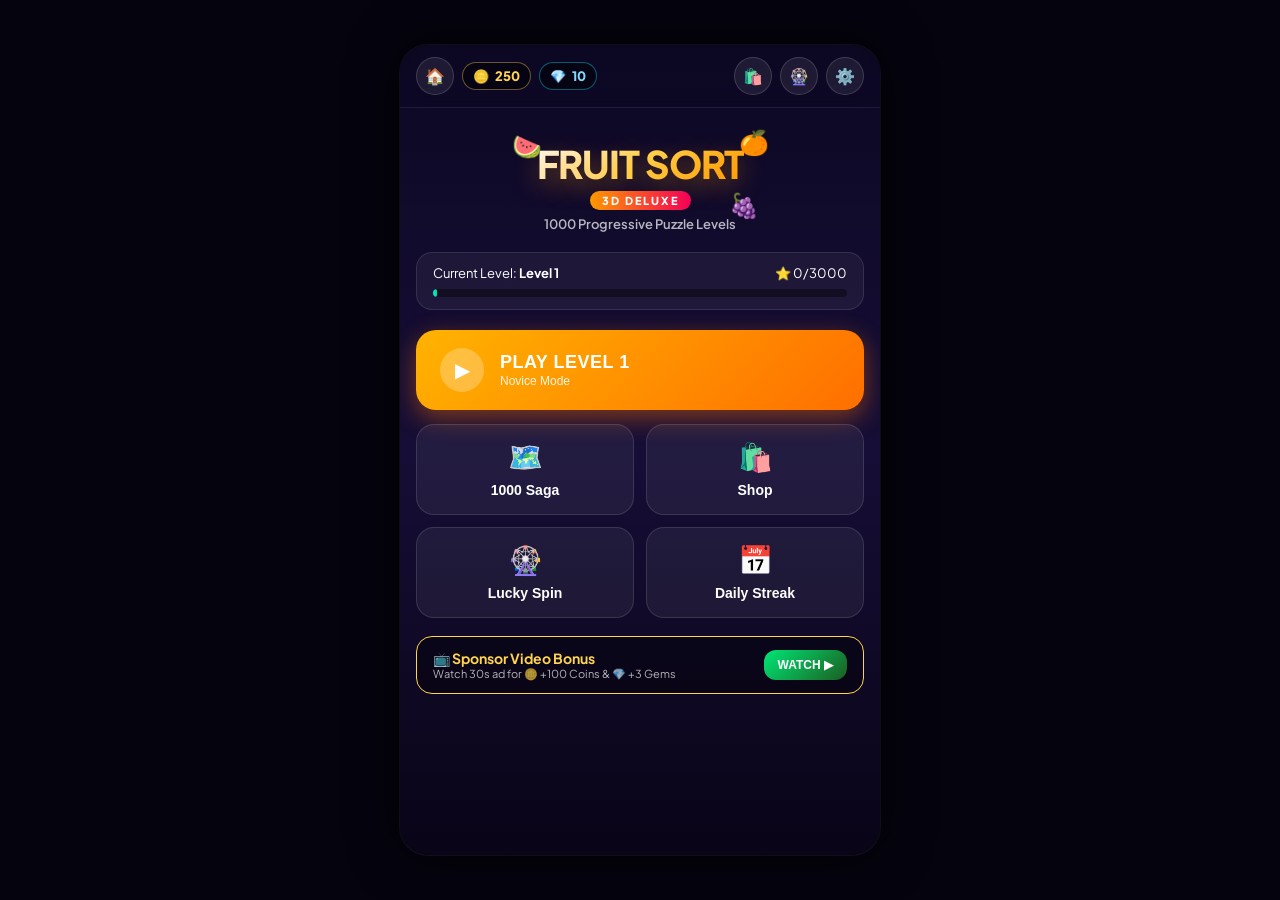
<file: web/index.html>
<!DOCTYPE html>
<html lang="en">
<head>
  <meta charset="UTF-8">
  <meta name="viewport" content="width=device-width, initial-scale=1.0, maximum-scale=1.0, user-scalable=no, viewport-fit=cover">
  <title>Fruit Sort 3D - Web Edition</title>
  <meta name="description" content="Satisfying 3D Fruit Sorting Puzzle Game with 1000 Levels, Luxury Shop, Power-ups, and Dynamic Themes.">
  <meta name="theme-color" content="#0d0824">
  <link rel="stylesheet" href="style.css">
  <link rel="preconnect" href="https://fonts.googleapis.com">
  <link rel="preconnect" href="https://fonts.gstatic.com" crossorigin>
  <link href="https://fonts.googleapis.com/css2?family=Plus+Jakarta+Sans:wght@400;600;700;800;900&display=swap" rel="stylesheet">
</head>
<body>
  <div id="app-container" class="app-container theme-neon-night">
    
    <!-- Top Global Currency & Status Bar -->
    <header class="top-nav">
      <div class="nav-left">
        <button id="btn-home" class="nav-icon-btn" title="Home Menu">🏠</button>
        <div class="currency-pill coins-pill">
          <span class="icon">🪙</span>
          <span id="txt-coins" class="value">250</span>
        </div>
        <div class="currency-pill gems-pill">
          <span class="icon">💎</span>
          <span id="txt-gems" class="value">10</span>
        </div>
      </div>
      <div class="nav-right">
        <button id="btn-shop-shortcut" class="nav-icon-btn shop-btn" title="Shop">🛍️</button>
        <button id="btn-spin-shortcut" class="nav-icon-btn spin-btn" title="Lucky Spin">🎡</button>
        <button id="btn-settings" class="nav-icon-btn" title="Settings">⚙️</button>
      </div>
    </header>

    <!-- SCREEN 1: HOME SCREEN -->
    <section id="screen-home" class="screen active">
      <div class="home-hero">
        <div class="hero-logo-box">
          <div class="floating-fruit f1">🍉</div>
          <div class="floating-fruit f2">🍊</div>
          <div class="floating-fruit f3">🍇</div>
          <h1 class="logo-title">FRUIT SORT</h1>
          <span class="logo-badge">3D DELUXE</span>
        </div>
        <p class="hero-subtitle">1000 Progressive Puzzle Levels</p>
      </div>

      <div class="home-progress-card">
        <div class="progress-header">
          <span>Current Level: <strong id="home-current-level">Level 1</strong></span>
          <span class="star-count">⭐ <span id="home-total-stars">0</span>/3000</span>
        </div>
        <div class="progress-bar-bg">
          <div id="home-progress-fill" class="progress-bar-fill" style="width: 1%;"></div>
        </div>
      </div>

      <div class="home-menu-actions">
        <button id="btn-play-level" class="btn-primary-play">
          <span class="play-icon">▶</span>
          <div class="play-text">
            <span class="main-label">PLAY LEVEL <span id="btn-play-level-num">1</span></span>
            <span class="sub-label" id="btn-play-difficulty">Novice Mode</span>
          </div>
        </button>

        <div class="grid-actions">
          <button id="btn-open-levels" class="menu-tile tile-levels">
            <span class="tile-icon">🗺️</span>
            <span class="tile-title">1000 Saga</span>
          </button>
          <button id="btn-open-shop" class="menu-tile tile-shop">
            <span class="tile-icon">🛍️</span>
            <span class="tile-title">Shop</span>
          </button>
          <button id="btn-open-wheel" class="menu-tile tile-wheel">
            <span class="tile-icon">🎡</span>
            <span class="tile-title">Lucky Spin</span>
          </button>
          <button id="btn-open-daily" class="menu-tile tile-daily">
            <span class="tile-icon">📅</span>
            <span class="tile-title">Daily Streak</span>
          </button>
        </div>
      </div>

      <!-- Sponsor Bonus Ad Simulation -->
      <div class="ad-sponsor-banner">
        <div class="ad-info">
          <strong>📺 Sponsor Video Bonus</strong>
          <span>Watch 30s ad for 🪙 +100 Coins & 💎 +3 Gems</span>
        </div>
        <button id="btn-watch-ad" class="btn-watch-ad">WATCH ▶</button>
      </div>
    </section>

    <!-- SCREEN 2: GAMEPLAY SCREEN -->
    <section id="screen-game" class="screen">
      <div class="game-hud">
        <div class="hud-item hud-level">
          <span class="hud-label">STAGE</span>
          <span id="hud-level-text" class="hud-val">Level 1</span>
        </div>
        <div class="hud-item hud-timer" id="hud-timer-box">
          <span class="hud-label">TIME</span>
          <span id="hud-timer-text" class="hud-val">01:00</span>
        </div>
        <div class="hud-item hud-moves" id="hud-moves-box">
          <span class="hud-label">MOVES</span>
          <span id="hud-moves-text" class="hud-val">0</span>
        </div>
        <button id="btn-restart-level" class="hud-btn" title="Restart Level">🔄</button>
      </div>

      <!-- Main 3D Container Tubes Grid -->
      <main id="tubes-board" class="tubes-board">
        <!-- Generated dynamically via game.js -->
      </main>

      <!-- Bottom Power-Up Action Dock -->
      <footer class="powerups-dock">
        <button id="pu-undo" class="pu-btn" title="Undo Last Move">
          <span class="pu-icon">↩️</span>
          <span class="pu-name">Undo</span>
          <span id="pu-count-undo" class="pu-badge">3</span>
        </button>
        <button id="pu-hammer" class="pu-btn" title="Hammer Top Fruit">
          <span class="pu-icon">🔨</span>
          <span class="pu-name">Hammer</span>
          <span id="pu-count-hammer" class="pu-badge">2</span>
        </button>
        <button id="pu-tube" class="pu-btn" title="Add Extra Tube">
          <span class="pu-icon">🧪</span>
          <span class="pu-name">+Tube</span>
          <span id="pu-count-tube" class="pu-badge">2</span>
        </button>
        <button id="pu-shuffle" class="pu-btn" title="Shuffle Board">
          <span class="pu-icon">🔀</span>
          <span class="pu-name">Shuffle</span>
          <span id="pu-count-shuffle" class="pu-badge">1</span>
        </button>
        <button id="pu-frost" class="pu-btn" title="Frost Bomb (Defrost All)">
          <span class="pu-icon">❄️</span>
          <span class="pu-name">Defrost</span>
          <span id="pu-count-frost" class="pu-badge">1</span>
        </button>
      </footer>
    </section>

    <!-- MODAL 1: 1000 LEVEL SAGA MAP -->
    <div id="modal-levels" class="modal-overlay">
      <div class="modal-content modal-levels-content">
        <div class="modal-header">
          <h2>🏆 1000 LEVEL SAGA</h2>
          <button class="btn-close-modal" data-target="modal-levels">✕</button>
        </div>

        <div class="chapter-chips-row" id="chapter-chips">
          <!-- 10 Chapters (1-100, 101-200, ...) generated in JS -->
        </div>

        <div class="levels-grid-container">
          <div id="levels-grid" class="levels-grid">
            <!-- 100 Level tiles generated dynamically -->
          </div>
        </div>
      </div>
    </div>

    <!-- MODAL 2: LUXURY SHOP -->
    <div id="modal-shop" class="modal-overlay">
      <div class="modal-content modal-shop-content">
        <div class="modal-header">
          <h2>🛍️ LUXURY SHOP</h2>
          <button class="btn-close-modal" data-target="modal-shop">✕</button>
        </div>

        <div class="shop-tabs-row">
          <button class="shop-tab active" data-tab="tubes">🏺 Tubes</button>
          <button class="shop-tab" data-tab="themes">🎨 Themes</button>
          <button class="shop-tab" data-tab="fruits">🍉 Fruits</button>
          <button class="shop-tab" data-tab="boosts">⚡ Boosts</button>
        </div>

        <div id="shop-tab-tubes" class="shop-tab-pane active">
          <!-- Tube skins list -->
        </div>
        <div id="shop-tab-themes" class="shop-tab-pane">
          <!-- Board themes list -->
        </div>
        <div id="shop-tab-fruits" class="shop-tab-pane">
          <!-- Fruit skin packs list -->
        </div>
        <div id="shop-tab-boosts" class="shop-tab-pane">
          <!-- Power-up boosts list -->
        </div>
      </div>
    </div>

    <!-- MODAL 3: LUCKY SPIN WHEEL -->
    <div id="modal-wheel" class="modal-overlay">
      <div class="modal-content modal-wheel-content">
        <div class="modal-header">
          <h2>🎡 LUCKY FORTUNE WHEEL</h2>
          <button class="btn-close-modal" data-target="modal-wheel">✕</button>
        </div>
        <p class="wheel-subtitle">Spin once daily for free mega rewards!</p>

        <div class="wheel-wrapper">
          <div class="wheel-pointer">▼</div>
          <canvas id="wheel-canvas" width="280" height="280"></canvas>
        </div>

        <button id="btn-spin-now" class="btn-primary-action">SPIN WHEEL 🎯</button>
      </div>
    </div>

    <!-- MODAL 4: DAILY STREAK -->
    <div id="modal-daily" class="modal-overlay">
      <div class="modal-content modal-daily-content">
        <div class="modal-header">
          <h2>📅 7-DAY REWARD STREAK</h2>
          <button class="btn-close-modal" data-target="modal-daily">✕</button>
        </div>
        <p class="daily-subtitle">Log in consecutive days to unlock massive prizes!</p>
        <div id="daily-cards-grid" class="daily-cards-grid">
          <!-- 7 Day cards generated dynamically -->
        </div>
        <button id="btn-claim-daily" class="btn-primary-action">CLAIM TODAY'S REWARD 🎁</button>
      </div>
    </div>

    <!-- MODAL 5: SETTINGS -->
    <div id="modal-settings" class="modal-overlay">
      <div class="modal-content modal-settings-content">
        <div class="modal-header">
          <h2>⚙️ GAME SETTINGS</h2>
          <button class="btn-close-modal" data-target="modal-settings">✕</button>
        </div>
        <div class="settings-list">
          <div class="setting-row">
            <span>🔊 Sound Effects</span>
            <label class="toggle-switch">
              <input type="checkbox" id="chk-sound" checked>
              <span class="slider"></span>
            </label>
          </div>
          <div class="setting-row">
            <span>🎵 Background Melody</span>
            <label class="toggle-switch">
              <input type="checkbox" id="chk-music" checked>
              <span class="slider"></span>
            </label>
          </div>
          <div class="setting-row">
            <span>📳 Haptic Vibration</span>
            <label class="toggle-switch">
              <input type="checkbox" id="chk-haptic" checked>
              <span class="slider"></span>
            </label>
          </div>
        </div>
        <div class="settings-danger">
          <button id="btn-reset-data" class="btn-danger">RESET PROGRESS ⚠️</button>
        </div>
      </div>
    </div>

    <!-- MODAL 6: LEVEL WIN CELEBRATION -->
    <div id="modal-win" class="modal-overlay">
      <div class="modal-content modal-win-content">
        <div class="win-crown">👑</div>
        <h2 class="win-title">LEVEL COMPLETE!</h2>
        <p class="win-subtitle" id="win-level-name">Perfect Fruit Sorting!</p>

        <div class="stars-earned-row" id="win-stars-row">
          <span class="star-icon">⭐</span>
          <span class="star-icon">⭐</span>
          <span class="star-icon">⭐</span>
        </div>

        <div class="win-rewards-box">
          <div class="win-reward-pill">🪙 <span id="win-coins-amount">+50</span> Coins</div>
          <div class="win-reward-pill">💎 <span id="win-gems-amount">+2</span> Gems</div>
        </div>

        <div class="win-buttons-row">
          <button id="btn-win-replay" class="btn-secondary">🔄 REPLAY</button>
          <button id="btn-win-next" class="btn-primary-action">NEXT LEVEL ▶</button>
        </div>
      </div>
    </div>

    <!-- MODAL 7: GAME OVER (TIME OUT / MOVES OUT) -->
    <div id="modal-lose" class="modal-overlay">
      <div class="modal-content modal-lose-content">
        <div class="lose-icon">⏳</div>
        <h2 class="lose-title" id="lose-title-text">OUT OF TIME!</h2>
        <p class="lose-subtitle">Don't give up! You can keep sorting.</p>

        <div class="lose-actions">
          <button id="btn-revive-ad" class="btn-revive">
            <span>📺 FREE REVIVE (+30s)</span>
          </button>
          <button id="btn-lose-restart" class="btn-secondary">🔄 RESTART</button>
        </div>
      </div>
    </div>

    <!-- Toast Notification Banner -->
    <div id="toast" class="toast-box"></div>

    <!-- Ad Video Simulation Overlay -->
    <div id="ad-video-overlay" class="ad-video-overlay">
      <div class="ad-player-box">
        <div class="ad-top-bar">
          <span class="ad-tag">SPONSORED ADVERTISEMENT</span>
          <span id="ad-timer" class="ad-timer">5s</span>
        </div>
        <div class="ad-body-creative">
          <div class="ad-logo">🍉 Fruit Sort 3D</div>
          <p>Connecting puzzle lovers worldwide!</p>
          <div class="ad-spinner"></div>
        </div>
        <button id="btn-close-ad" class="btn-close-ad" disabled>Reward in 5s...</button>
      </div>
    </div>

  </div>

  <script src="game.js"></script>
</body>
</html>
</file>
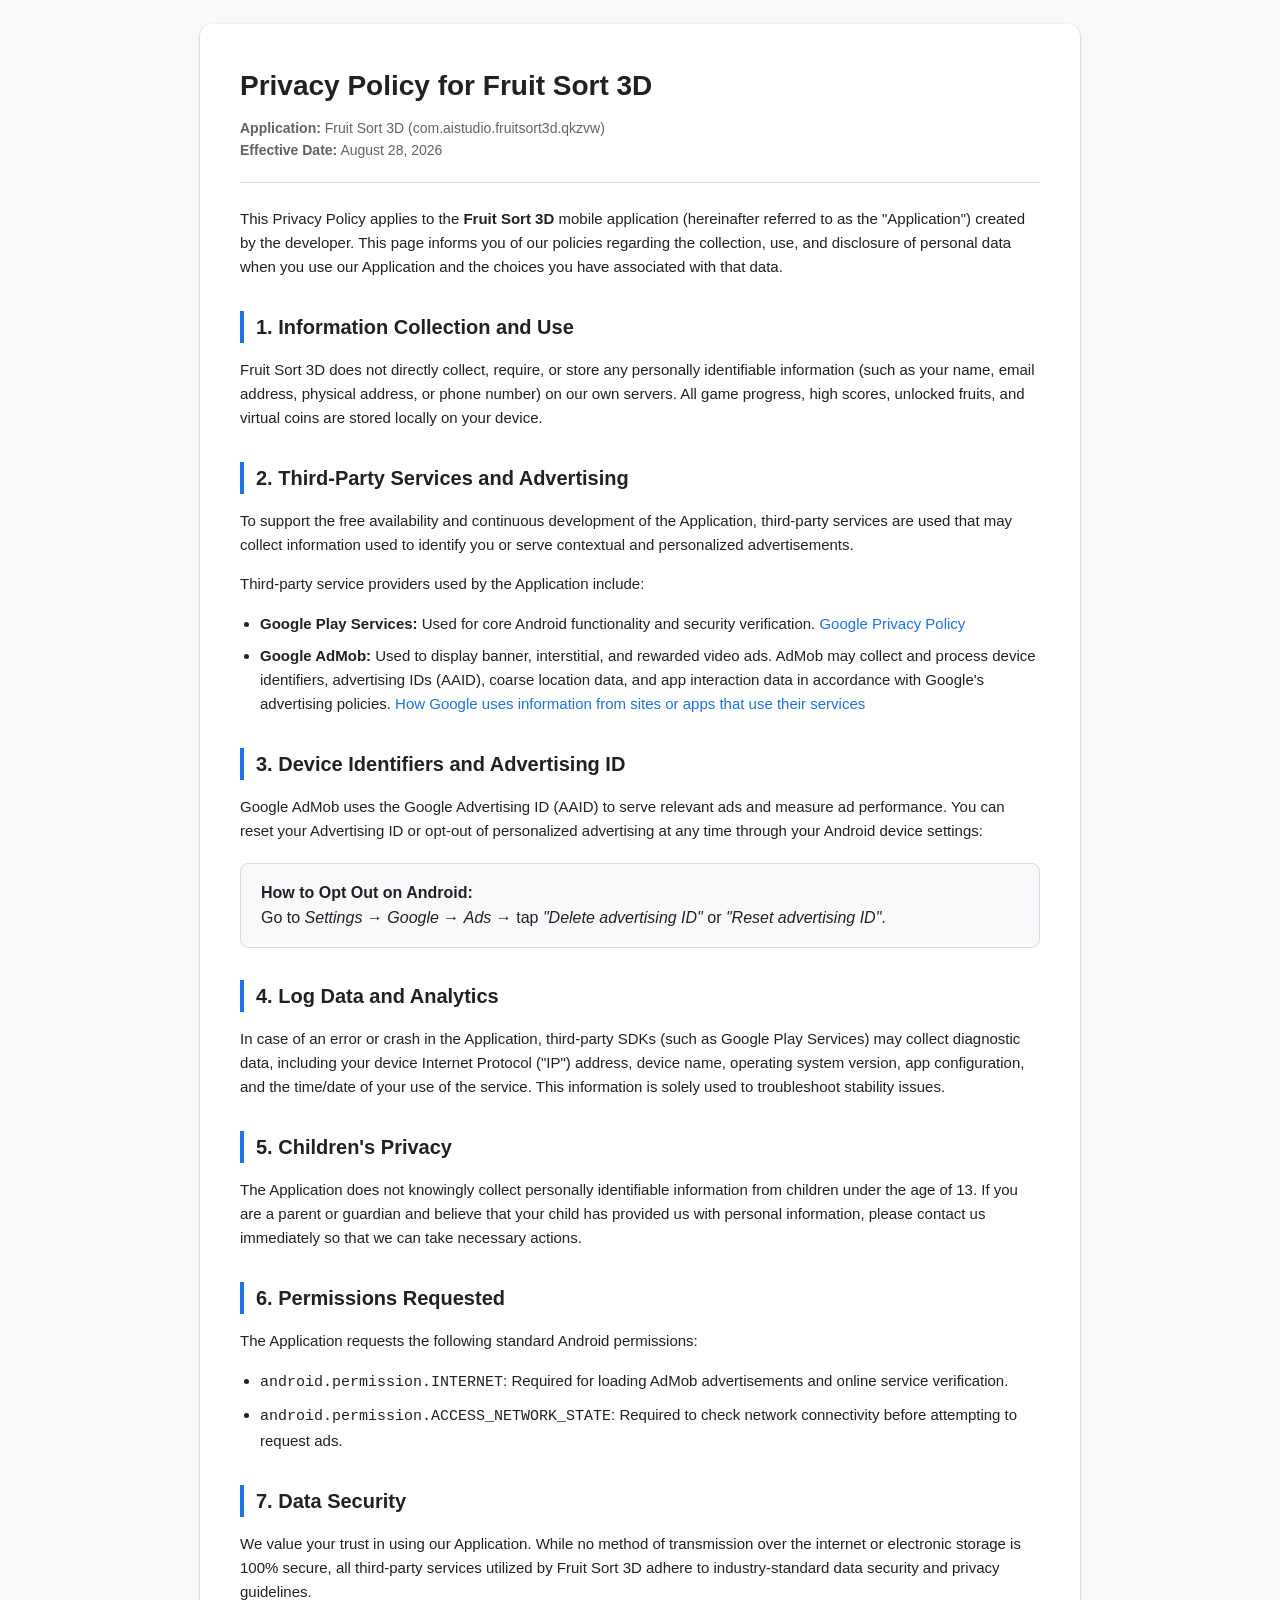
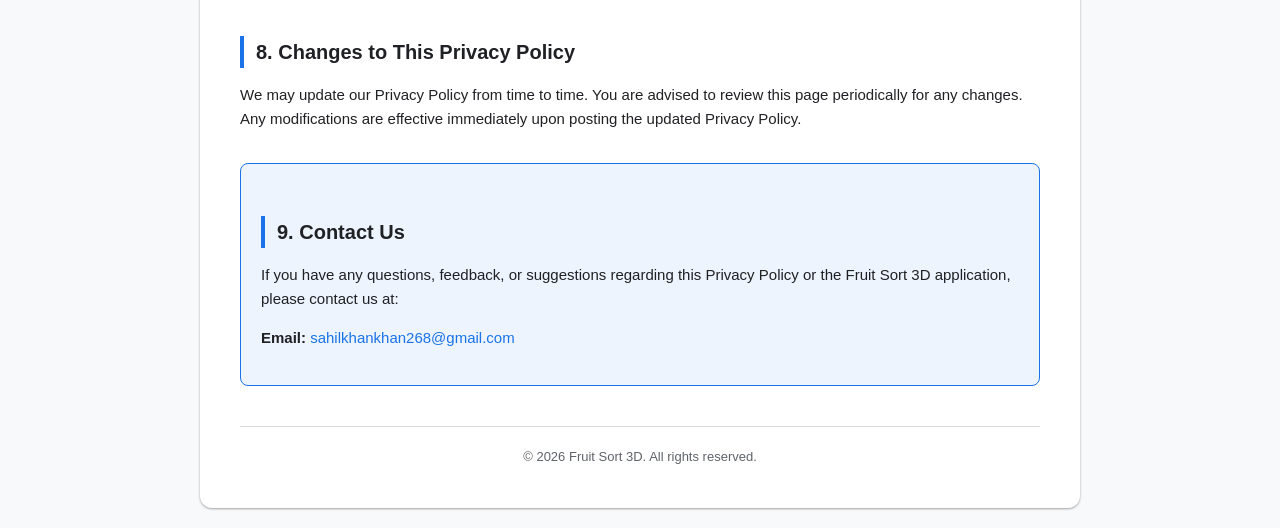
<file: privacy_policy.html>
<!DOCTYPE html>
<html lang="en">
<head>
    <meta charset="UTF-8">
    <meta name="viewport" content="width=device-width, initial-scale=1.0">
    <title>Privacy Policy - Fruit Sort 3D</title>
    <style>
        :root {
            --primary: #1a73e8;
            --text-main: #202124;
            --text-secondary: #5f6368;
            --bg: #f8f9fa;
            --card-bg: #ffffff;
            --border: #dadce0;
        }

        @media (prefers-color-scheme: dark) {
            :root {
                --primary: #8ab4f8;
                --text-main: #e8eaed;
                --text-secondary: #9aa0a6;
                --bg: #202124;
                --card-bg: #2d2e30;
                --border: #5f6368;
            }
        }

        body {
            font-family: -apple-system, BlinkMacSystemFont, "Segoe UI", Roboto, Oxygen-Sans, Ubuntu, Cantarell, "Helvetica Neue", sans-serif;
            line-height: 1.6;
            color: var(--text-main);
            background-color: var(--bg);
            margin: 0;
            padding: 24px 16px;
        }

        .container {
            max-width: 800px;
            margin: 0 auto;
            background: var(--card-bg);
            padding: 40px;
            border-radius: 12px;
            box-shadow: 0 1px 3px rgba(0,0,0,0.12), 0 1px 2px rgba(0,0,0,0.24);
        }

        header {
            border-bottom: 1px solid var(--border);
            padding-bottom: 20px;
            margin-bottom: 24px;
        }

        h1 {
            font-size: 28px;
            font-weight: 700;
            color: var(--text-main);
            margin: 0 0 8px 0;
        }

        .subtitle {
            color: var(--text-secondary);
            font-size: 14px;
        }

        h2 {
            font-size: 20px;
            margin-top: 32px;
            margin-bottom: 12px;
            color: var(--text-main);
            border-left: 4px solid var(--primary);
            padding-left: 12px;
        }

        p, li {
            font-size: 15px;
            color: var(--text-main);
        }

        ul {
            padding-left: 20px;
            margin-bottom: 16px;
        }

        li {
            margin-bottom: 8px;
        }

        a {
            color: var(--primary);
            text-decoration: none;
        }

        a:hover {
            text-decoration: underline;
        }

        .highlight-box {
            background-color: var(--bg);
            border: 1px solid var(--border);
            border-radius: 8px;
            padding: 16px 20px;
            margin: 20px 0;
        }

        .contact-box {
            background-color: rgba(26, 115, 232, 0.08);
            border: 1px solid var(--primary);
            border-radius: 8px;
            padding: 20px;
            margin-top: 32px;
        }

        footer {
            margin-top: 40px;
            padding-top: 20px;
            border-top: 1px solid var(--border);
            text-align: center;
            font-size: 13px;
            color: var(--text-secondary);
        }
    </style>
</head>
<body>

<div class="container">
    <header>
        <h1>Privacy Policy for Fruit Sort 3D</h1>
        <div class="subtitle">
            <strong>Application:</strong> Fruit Sort 3D (com.aistudio.fruitsort3d.qkzvw)<br>
            <strong>Effective Date:</strong> August 28, 2026
        </div>
    </header>

    <p>This Privacy Policy applies to the <strong>Fruit Sort 3D</strong> mobile application (hereinafter referred to as the "Application") created by the developer. This page informs you of our policies regarding the collection, use, and disclosure of personal data when you use our Application and the choices you have associated with that data.</p>

    <h2>1. Information Collection and Use</h2>
    <p>Fruit Sort 3D does not directly collect, require, or store any personally identifiable information (such as your name, email address, physical address, or phone number) on our own servers. All game progress, high scores, unlocked fruits, and virtual coins are stored locally on your device.</p>

    <h2>2. Third-Party Services and Advertising</h2>
    <p>To support the free availability and continuous development of the Application, third-party services are used that may collect information used to identify you or serve contextual and personalized advertisements.</p>

    <p>Third-party service providers used by the Application include:</p>
    <ul>
        <li>
            <strong>Google Play Services:</strong> Used for core Android functionality and security verification. 
            <a href="https://policies.google.com/privacy" target="_blank" rel="noopener noreferrer">Google Privacy Policy</a>
        </li>
        <li>
            <strong>Google AdMob:</strong> Used to display banner, interstitial, and rewarded video ads. AdMob may collect and process device identifiers, advertising IDs (AAID), coarse location data, and app interaction data in accordance with Google's advertising policies. 
            <a href="https://support.google.com/admob/answer/6128543?hl=en" target="_blank" rel="noopener noreferrer">How Google uses information from sites or apps that use their services</a>
        </li>
    </ul>

    <h2>3. Device Identifiers and Advertising ID</h2>
    <p>Google AdMob uses the Google Advertising ID (AAID) to serve relevant ads and measure ad performance. You can reset your Advertising ID or opt-out of personalized advertising at any time through your Android device settings:</p>
    <div class="highlight-box">
        <strong>How to Opt Out on Android:</strong><br>
        Go to <em>Settings</em> &rarr; <em>Google</em> &rarr; <em>Ads</em> &rarr; tap <em>"Delete advertising ID"</em> or <em>"Reset advertising ID"</em>.
    </div>

    <h2>4. Log Data and Analytics</h2>
    <p>In case of an error or crash in the Application, third-party SDKs (such as Google Play Services) may collect diagnostic data, including your device Internet Protocol ("IP") address, device name, operating system version, app configuration, and the time/date of your use of the service. This information is solely used to troubleshoot stability issues.</p>

    <h2>5. Children's Privacy</h2>
    <p>The Application does not knowingly collect personally identifiable information from children under the age of 13. If you are a parent or guardian and believe that your child has provided us with personal information, please contact us immediately so that we can take necessary actions.</p>

    <h2>6. Permissions Requested</h2>
    <p>The Application requests the following standard Android permissions:</p>
    <ul>
        <li><code>android.permission.INTERNET</code>: Required for loading AdMob advertisements and online service verification.</li>
        <li><code>android.permission.ACCESS_NETWORK_STATE</code>: Required to check network connectivity before attempting to request ads.</li>
    </ul>

    <h2>7. Data Security</h2>
    <p>We value your trust in using our Application. While no method of transmission over the internet or electronic storage is 100% secure, all third-party services utilized by Fruit Sort 3D adhere to industry-standard data security and privacy guidelines.</p>

    <h2>8. Changes to This Privacy Policy</h2>
    <p>We may update our Privacy Policy from time to time. You are advised to review this page periodically for any changes. Any modifications are effective immediately upon posting the updated Privacy Policy.</p>

    <div class="contact-box">
        <h2>9. Contact Us</h2>
        <p>If you have any questions, feedback, or suggestions regarding this Privacy Policy or the Fruit Sort 3D application, please contact us at:</p>
        <p><strong>Email:</strong> <a href="mailto:sahilkhankhan268@gmail.com">sahilkhankhan268@gmail.com</a></p>
    </div>

    <footer>
        &copy; 2026 Fruit Sort 3D. All rights reserved.
    </footer>
</div>

</body>
</html>
</file>
<file: web/style.css>
:root {
  --primary-gold: #ffd54f;
  --accent-orange: #ff9800;
  --accent-cyan: #00e5ff;
  --accent-pink: #e040fb;
  --accent-green: #00e676;
  --bg-dark: #0d0824;
  --card-bg: rgba(25, 17, 56, 0.75);
  --card-border: rgba(255, 255, 255, 0.12);
  --text-white: #ffffff;
  --text-dim: rgba(255, 255, 255, 0.7);
  --font-family: 'Plus Jakarta Sans', system-ui, -apple-system, sans-serif;
}

* {
  box-sizing: border-box;
  margin: 0;
  padding: 0;
  -webkit-tap-highlight-color: transparent;
  user-select: none;
  -webkit-user-select: none;
}

body {
  font-family: var(--font-family);
  background-color: #05030e;
  color: var(--text-white);
  min-height: 100vh;
  display: flex;
  justify-content: center;
  align-items: center;
  overflow-x: hidden;
}

/* Central Mobile App Viewport Container */
.app-container {
  width: 100%;
  max-width: 480px;
  height: 100vh;
  max-height: 920px;
  display: flex;
  flex-direction: column;
  position: relative;
  overflow: hidden;
  box-shadow: 0 0 50px rgba(0, 0, 0, 0.8), 0 0 0 1px rgba(255, 255, 255, 0.08);
  transition: background 0.4s ease;
}

@media (min-width: 600px) {
  .app-container {
    height: 90vh;
    border-radius: 28px;
  }
}

/* ==========================================
   DYNAMIC BACKGROUND THEMES (Exact Android match)
   ========================================== */
.theme-neon-night {
  background: linear-gradient(180deg, #0d0824 0%, #160e36 50%, #090417 100%);
}
.theme-sunset-bliss {
  background: linear-gradient(180deg, #3e1b00 0%, #bf360c 50%, #1a0800 100%);
}
.theme-emerald-garden {
  background: linear-gradient(180deg, #0a2612 0%, #1b5e20 50%, #041408 100%);
}
.theme-cyber-grid {
  background: linear-gradient(180deg, #031e24 0%, #004d40 50%, #020f12 100%);
}
.theme-golden-luxury {
  background: linear-gradient(180deg, #2b1f00 0%, #ff8f00 50%, #171000 100%);
}
.theme-ocean-breeze {
  background: linear-gradient(180deg, #021a30 0%, #01579b 50%, #010d1a 100%);
}
.theme-twilight-orchard {
  background: linear-gradient(180deg, #29082f 0%, #6a1b9a 50%, #150319 100%);
}
.theme-volcano-glow {
  background: linear-gradient(180deg, #2a0b0b 0%, #b71c1c 50%, #130404 100%);
}

/* TOP STATUS / CURRENCY BAR */
.top-nav {
  display: flex;
  justify-content: space-between;
  align-items: center;
  padding: 12px 16px;
  background: rgba(13, 8, 36, 0.4);
  backdrop-filter: blur(12px);
  border-bottom: 1px solid rgba(255, 255, 255, 0.08);
  z-index: 20;
}

.nav-left, .nav-right {
  display: flex;
  align-items: center;
  gap: 8px;
}

.nav-icon-btn {
  width: 38px;
  height: 38px;
  border-radius: 50%;
  border: 1px solid rgba(255, 255, 255, 0.15);
  background: rgba(255, 255, 255, 0.08);
  color: #fff;
  font-size: 16px;
  display: flex;
  align-items: center;
  justify-content: center;
  cursor: pointer;
  transition: all 0.2s;
}

.nav-icon-btn:active {
  transform: scale(0.92);
  background: rgba(255, 255, 255, 0.2);
}

.currency-pill {
  display: flex;
  align-items: center;
  gap: 6px;
  background: rgba(0, 0, 0, 0.45);
  padding: 5px 10px;
  border-radius: 16px;
  border: 1px solid rgba(255, 255, 255, 0.1);
  font-weight: 800;
  font-size: 13px;
}

.coins-pill {
  border-color: rgba(255, 213, 79, 0.4);
  color: #ffd54f;
}

.gems-pill {
  border-color: rgba(0, 229, 255, 0.4);
  color: #80d8ff;
}

/* SCREENS */
.screen {
  flex: 1;
  display: none;
  flex-direction: column;
  overflow-y: auto;
  padding: 16px;
  position: relative;
}

.screen.active {
  display: flex;
}

/* HOME SCREEN HERO */
.home-hero {
  text-align: center;
  margin: 16px 0 20px;
  position: relative;
}

.hero-logo-box {
  position: relative;
  display: inline-block;
}

.logo-title {
  font-size: 38px;
  font-weight: 900;
  letter-spacing: -1px;
  background: linear-gradient(135deg, #fff 0%, #ffd54f 50%, #ff9800 100%);
  -webkit-background-clip: text;
  -webkit-text-fill-color: transparent;
  text-shadow: 0 8px 24px rgba(255, 152, 0, 0.4);
}

.logo-badge {
  display: inline-block;
  background: linear-gradient(90deg, #ff9800, #f50057);
  padding: 3px 12px;
  border-radius: 12px;
  font-size: 11px;
  font-weight: 900;
  letter-spacing: 2px;
  margin-top: 4px;
}

.hero-subtitle {
  color: var(--text-dim);
  font-size: 13px;
  font-weight: 600;
  margin-top: 6px;
}

.floating-fruit {
  position: absolute;
  font-size: 24px;
  animation: floatFruit 3s ease-in-out infinite alternate;
}

.f1 { top: -10px; left: -25px; animation-delay: 0s; }
.f2 { top: -14px; right: -25px; animation-delay: 1s; }
.f3 { bottom: -10px; right: -15px; animation-delay: 1.8s; }

@keyframes floatFruit {
  0% { transform: translateY(0) rotate(0deg); }
  100% { transform: translateY(-8px) rotate(12deg); }
}

/* PROGRESS BAR */
.home-progress-card {
  background: rgba(255, 255, 255, 0.05);
  border: 1px solid rgba(255, 255, 255, 0.1);
  padding: 12px 16px;
  border-radius: 16px;
  margin-bottom: 20px;
}

.progress-header {
  display: flex;
  justify-content: space-between;
  font-size: 13px;
  margin-bottom: 8px;
}

.progress-bar-bg {
  height: 8px;
  background: rgba(0, 0, 0, 0.4);
  border-radius: 4px;
  overflow: hidden;
}

.progress-bar-fill {
  height: 100%;
  background: linear-gradient(90deg, #00e5ff, #00e676);
  border-radius: 4px;
  transition: width 0.5s ease;
}

/* HOME PLAY & MENU ACTIONS */
.home-menu-actions {
  display: flex;
  flex-direction: column;
  gap: 14px;
}

.btn-primary-play {
  background: linear-gradient(135deg, #ffb300, #ff6f00);
  border: none;
  border-radius: 20px;
  padding: 18px 24px;
  display: flex;
  align-items: center;
  gap: 16px;
  color: #fff;
  cursor: pointer;
  box-shadow: 0 8px 25px rgba(255, 111, 0, 0.45);
  transition: transform 0.15s, box-shadow 0.15s;
}

.btn-primary-play:active {
  transform: scale(0.97);
}

.play-icon {
  width: 44px;
  height: 44px;
  background: rgba(255, 255, 255, 0.25);
  border-radius: 50%;
  display: flex;
  align-items: center;
  justify-content: center;
  font-size: 20px;
}

.play-text {
  text-align: left;
}

.play-text .main-label {
  display: block;
  font-size: 18px;
  font-weight: 900;
  letter-spacing: 0.5px;
}

.play-text .sub-label {
  font-size: 12px;
  opacity: 0.9;
}

.grid-actions {
  display: grid;
  grid-template-columns: 1fr 1fr;
  gap: 12px;
}

.menu-tile {
  background: rgba(255, 255, 255, 0.06);
  border: 1px solid rgba(255, 255, 255, 0.12);
  border-radius: 18px;
  padding: 16px;
  display: flex;
  flex-direction: column;
  align-items: center;
  justify-content: center;
  gap: 8px;
  color: #fff;
  cursor: pointer;
  transition: all 0.2s;
}

.menu-tile:active {
  transform: scale(0.95);
  background: rgba(255, 255, 255, 0.12);
}

.tile-icon {
  font-size: 28px;
}

.tile-title {
  font-size: 14px;
  font-weight: 700;
}

.ad-sponsor-banner {
  margin-top: 18px;
  background: rgba(0, 0, 0, 0.35);
  border: 1.5px solid var(--primary-gold);
  border-radius: 16px;
  padding: 12px 16px;
  display: flex;
  justify-content: space-between;
  align-items: center;
}

.ad-info {
  display: flex;
  flex-direction: column;
}

.ad-info strong {
  color: var(--primary-gold);
  font-size: 14px;
}

.ad-info span {
  font-size: 11px;
  color: var(--text-dim);
}

.btn-watch-ad {
  background: linear-gradient(135deg, #00e676, #1b5e20);
  border: none;
  color: #fff;
  padding: 8px 14px;
  border-radius: 12px;
  font-weight: 800;
  font-size: 12px;
  cursor: pointer;
}

/* ==========================================
   GAMEPLAY SCREEN & HUD
   ========================================== */
.game-hud {
  display: flex;
  justify-content: space-between;
  align-items: center;
  padding: 4px 6px 12px;
}

.hud-item {
  display: flex;
  flex-direction: column;
  align-items: center;
  background: rgba(0, 0, 0, 0.4);
  padding: 6px 14px;
  border-radius: 14px;
  border: 1px solid rgba(255, 255, 255, 0.1);
}

.hud-label {
  font-size: 10px;
  font-weight: 700;
  color: var(--text-dim);
  letter-spacing: 1px;
}

.hud-val {
  font-size: 16px;
  font-weight: 900;
  color: #fff;
}

.hud-timer .hud-val {
  color: var(--primary-gold);
}

.hud-btn {
  width: 42px;
  height: 42px;
  border-radius: 14px;
  background: rgba(255, 255, 255, 0.08);
  border: 1px solid rgba(255, 255, 255, 0.15);
  color: #fff;
  font-size: 18px;
  cursor: pointer;
}

/* MAIN BOARD & 3D TUBES */
.tubes-board {
  flex: 1;
  display: flex;
  flex-wrap: wrap;
  align-content: center;
  justify-content: center;
  gap: 16px 14px;
  padding: 8px 4px;
  min-height: 380px;
}

/* CONTAINER TUBE STRUCTURE */
.tube-wrapper {
  position: relative;
  width: 68px;
  height: 185px;
  display: flex;
  flex-direction: column;
  justify-content: flex-end;
  align-items: center;
  cursor: pointer;
  transition: transform 0.2s cubic-bezier(0.34, 1.56, 0.64, 1);
}

.tube-wrapper:active {
  transform: scale(0.97);
}

.tube-wrapper.selected {
  transform: translateY(-8px);
}

.tube-container {
  width: 100%;
  height: 100%;
  position: relative;
  border-radius: 18px 18px 24px 24px;
  display: flex;
  flex-direction: column;
  justify-content: flex-end;
  align-items: center;
  padding: 8px 6px 12px;
  gap: 4px;
  box-shadow: inset 0 0 12px rgba(255, 255, 255, 0.15), 0 8px 16px rgba(0, 0, 0, 0.35);
  border: 2px solid rgba(255, 255, 255, 0.35);
  background: linear-gradient(135deg, rgba(255, 255, 255, 0.18) 0%, rgba(255, 255, 255, 0.05) 100%);
  backdrop-filter: blur(4px);
  overflow: visible;
}

/* Selected glow outline */
.tube-wrapper.selected .tube-container {
  border-color: #ffd54f;
  box-shadow: 0 0 18px rgba(255, 213, 79, 0.6), inset 0 0 14px rgba(255, 213, 79, 0.3);
}

/* STYLE VARIANTS */
.style-glass-jar {
  border-color: rgba(255, 255, 255, 0.4);
  background: rgba(255, 255, 255, 0.12);
}

.style-gold-flute {
  border-color: rgba(255, 215, 0, 0.6);
  background: linear-gradient(180deg, rgba(255, 215, 0, 0.2), rgba(255, 140, 0, 0.1));
}

.style-neon-tube {
  border-color: #00e5ff;
  box-shadow: 0 0 12px rgba(0, 229, 255, 0.5);
}

.style-bamboo-jar {
  border-color: #2e7d32;
  background: rgba(46, 125, 50, 0.2);
  border-radius: 12px;
}

.style-potion-flask {
  border-color: #e040fb;
  background: rgba(124, 77, 255, 0.2);
}

.style-diamond-vase {
  border-color: #80deea;
  box-shadow: 0 0 15px rgba(128, 222, 234, 0.4);
}

/* FRUIT SPHERE 3D */
.fruit-item {
  width: 52px;
  height: 38px;
  border-radius: 50%;
  display: flex;
  align-items: center;
  justify-content: center;
  font-size: 22px;
  position: relative;
  background: radial-gradient(circle at 35% 30%, rgba(255, 255, 255, 0.5) 0%, rgba(255, 255, 255, 0) 60%),
              radial-gradient(circle at 65% 70%, rgba(0, 0, 0, 0.4) 0%, rgba(0, 0, 0, 0) 70%),
              var(--fruit-color, #ff5252);
  box-shadow: 0 4px 8px rgba(0, 0, 0, 0.4), inset 0 2px 4px rgba(255, 255, 255, 0.4);
  transition: transform 0.25s cubic-bezier(0.34, 1.56, 0.64, 1);
}

/* Floating Selected Fruit */
.fruit-item.floating-top {
  transform: translateY(-24px) scale(1.1);
  box-shadow: 0 12px 20px rgba(0, 0, 0, 0.5), 0 0 15px rgba(255, 213, 79, 0.6);
  z-index: 10;
}

/* Special Fruit Overlays */
.fruit-item.frozen::after {
  content: '❄️';
  position: absolute;
  font-size: 14px;
  top: -4px;
  right: -2px;
}

.fruit-item.golden::after {
  content: '⭐';
  position: absolute;
  font-size: 13px;
  top: -4px;
  right: -2px;
  animation: spinStar 2s linear infinite;
}

@keyframes spinStar {
  from { transform: rotate(0deg); }
  to { transform: rotate(360deg); }
}

/* TUBE COMPLETED CORK BADGE */
.tube-cork {
  position: absolute;
  top: -12px;
  background: linear-gradient(180deg, #d7ccc8, #8d6e63);
  padding: 3px 8px;
  border-radius: 8px;
  font-size: 10px;
  font-weight: 800;
  color: #fff;
  box-shadow: 0 2px 5px rgba(0, 0, 0, 0.5);
  animation: popCork 0.3s cubic-bezier(0.34, 1.56, 0.64, 1);
}

@keyframes popCork {
  0% { transform: scale(0); }
  70% { transform: scale(1.2); }
  100% { transform: scale(1); }
}

/* LOCKED TUBE OVERLAY */
.tube-lock-overlay {
  position: absolute;
  top: 0; left: 0; right: 0; bottom: 0;
  background: rgba(0, 0, 0, 0.55);
  border-radius: inherit;
  display: flex;
  align-items: center;
  justify-content: center;
  font-size: 26px;
}

/* BOTTOM POWERUPS DOCK */
.powerups-dock {
  display: flex;
  justify-content: space-around;
  padding: 10px 8px;
  background: rgba(13, 8, 36, 0.6);
  backdrop-filter: blur(16px);
  border-top: 1px solid rgba(255, 255, 255, 0.1);
  border-radius: 20px 20px 0 0;
}

.pu-btn {
  background: rgba(255, 255, 255, 0.07);
  border: 1px solid rgba(255, 255, 255, 0.15);
  border-radius: 16px;
  padding: 6px 10px;
  display: flex;
  flex-direction: column;
  align-items: center;
  gap: 3px;
  position: relative;
  color: #fff;
  cursor: pointer;
  min-width: 58px;
  transition: all 0.15s;
}

.pu-btn:active {
  transform: scale(0.92);
  background: rgba(255, 255, 255, 0.15);
}

.pu-icon {
  font-size: 18px;
}

.pu-name {
  font-size: 10px;
  font-weight: 700;
  color: var(--text-dim);
}

.pu-badge {
  position: absolute;
  top: -5px;
  right: -4px;
  background: #ff5722;
  color: #fff;
  font-size: 10px;
  font-weight: 900;
  border-radius: 10px;
  padding: 1px 6px;
  border: 1px solid #fff;
}

/* ==========================================
   MODALS & OVERLAYS
   ========================================== */
.modal-overlay {
  position: absolute;
  top: 0; left: 0; right: 0; bottom: 0;
  background: rgba(0, 0, 0, 0.75);
  backdrop-filter: blur(8px);
  display: none;
  align-items: center;
  justify-content: center;
  z-index: 50;
  padding: 16px;
}

.modal-overlay.active {
  display: flex;
}

.modal-content {
  background: #191238;
  border: 1px solid rgba(255, 255, 255, 0.15);
  border-radius: 24px;
  width: 100%;
  max-width: 440px;
  max-height: 85vh;
  display: flex;
  flex-direction: column;
  overflow: hidden;
  box-shadow: 0 16px 40px rgba(0, 0, 0, 0.6);
  animation: modalPop 0.25s cubic-bezier(0.34, 1.56, 0.64, 1);
}

@keyframes modalPop {
  0% { transform: scale(0.85); opacity: 0; }
  100% { transform: scale(1); opacity: 1; }
}

.modal-header {
  display: flex;
  justify-content: space-between;
  align-items: center;
  padding: 16px 20px;
  border-bottom: 1px solid rgba(255, 255, 255, 0.1);
}

.modal-header h2 {
  font-size: 18px;
  font-weight: 900;
  color: var(--primary-gold);
}

.btn-close-modal {
  background: rgba(255, 255, 255, 0.1);
  border: none;
  color: #fff;
  width: 32px;
  height: 32px;
  border-radius: 50%;
  font-size: 14px;
  cursor: pointer;
}

/* 1000 SAGA CHAPTERS ROW & GRID */
.chapter-chips-row {
  display: flex;
  overflow-x: auto;
  gap: 8px;
  padding: 12px 16px;
  border-bottom: 1px solid rgba(255, 255, 255, 0.08);
}

.chapter-chip {
  padding: 6px 12px;
  border-radius: 12px;
  background: rgba(255, 255, 255, 0.08);
  border: 1px solid rgba(255, 255, 255, 0.15);
  font-size: 11px;
  font-weight: 700;
  color: #fff;
  white-space: nowrap;
  cursor: pointer;
}

.chapter-chip.active {
  background: var(--primary-gold);
  color: #1b1002;
  border-color: #ffb300;
}

.levels-grid-container {
  overflow-y: auto;
  padding: 16px;
}

.levels-grid {
  display: grid;
  grid-template-columns: repeat(4, 1fr);
  gap: 12px;
}

.level-tile {
  aspect-ratio: 1;
  background: rgba(255, 255, 255, 0.06);
  border: 1px solid rgba(255, 255, 255, 0.15);
  border-radius: 16px;
  display: flex;
  flex-direction: column;
  align-items: center;
  justify-content: center;
  cursor: pointer;
  position: relative;
  transition: transform 0.15s;
}

.level-tile:active {
  transform: scale(0.92);
}

.level-tile.unlocked {
  background: #251c50;
  border-color: #5c4ba5;
}

.level-tile.current {
  background: var(--accent-orange);
  border-color: #fff;
  color: #000;
}

.level-tile.boss {
  border-color: var(--accent-pink);
  background: #4a154b;
}

.level-tile .tile-num {
  font-size: 16px;
  font-weight: 900;
}

.level-tile .tile-stars {
  font-size: 10px;
  margin-top: 2px;
}

/* SHOP TABS & CARDS */
.shop-tabs-row {
  display: flex;
  padding: 10px 16px;
  gap: 8px;
  border-bottom: 1px solid rgba(255, 255, 255, 0.08);
}

.shop-tab {
  flex: 1;
  padding: 8px 4px;
  background: rgba(255, 255, 255, 0.06);
  border: 1px solid rgba(255, 255, 255, 0.12);
  border-radius: 12px;
  color: #fff;
  font-weight: 700;
  font-size: 12px;
  cursor: pointer;
}

.shop-tab.active {
  background: var(--primary-gold);
  color: #1a0f02;
  border-color: #ffa000;
}

.shop-tab-pane {
  display: none;
  flex-direction: column;
  gap: 10px;
  padding: 16px;
  overflow-y: auto;
}

.shop-tab-pane.active {
  display: flex;
}

.shop-item-card {
  display: flex;
  justify-content: space-between;
  align-items: center;
  padding: 12px 14px;
  background: rgba(255, 255, 255, 0.05);
  border: 1px solid rgba(255, 255, 255, 0.12);
  border-radius: 16px;
}

.shop-item-card.equipped {
  border-color: var(--accent-green);
  background: rgba(0, 230, 118, 0.1);
}

.shop-item-info {
  display: flex;
  align-items: center;
  gap: 12px;
}

.shop-item-icon {
  font-size: 26px;
}

.shop-item-name {
  font-size: 14px;
  font-weight: 800;
}

.shop-item-desc {
  font-size: 11px;
  color: var(--text-dim);
}

.btn-shop-action {
  padding: 8px 14px;
  border-radius: 12px;
  border: none;
  font-weight: 800;
  font-size: 12px;
  cursor: pointer;
}

.btn-buy {
  background: linear-gradient(135deg, #ffd54f, #ff9800);
  color: #1a0f02;
}

.btn-equip {
  background: linear-gradient(135deg, #00e5ff, #0288d1);
  color: #fff;
}

.tag-active {
  background: #1b5e20;
  color: #00e676;
  border: 1px solid #00e676;
  padding: 6px 12px;
  border-radius: 10px;
  font-size: 11px;
  font-weight: 800;
}

/* LUCKY WHEEL */
.modal-wheel-content {
  align-items: center;
  padding-bottom: 24px;
}

.wheel-subtitle {
  font-size: 12px;
  color: var(--text-dim);
  margin-top: 6px;
}

.wheel-wrapper {
  position: relative;
  margin: 20px 0;
}

.wheel-pointer {
  position: absolute;
  top: -12px;
  left: 50%;
  transform: translateX(-50%);
  font-size: 28px;
  color: #ffd54f;
  z-index: 10;
}

#wheel-canvas {
  border-radius: 50%;
  box-shadow: 0 0 25px rgba(255, 213, 79, 0.3);
  border: 4px solid var(--primary-gold);
}

/* WIN & LOSE MODALS */
.modal-win-content, .modal-lose-content {
  align-items: center;
  text-align: center;
  padding: 28px 20px;
}

.win-crown, .lose-icon {
  font-size: 54px;
  margin-bottom: 8px;
}

.win-title {
  font-size: 24px;
  font-weight: 900;
  color: var(--primary-gold);
}

.lose-title {
  font-size: 24px;
  font-weight: 900;
  color: #ff5252;
}

.stars-earned-row {
  display: flex;
  gap: 8px;
  font-size: 34px;
  margin: 14px 0;
}

.win-rewards-box {
  display: flex;
  gap: 12px;
  margin-bottom: 20px;
}

.win-reward-pill {
  background: rgba(0, 0, 0, 0.4);
  padding: 8px 16px;
  border-radius: 16px;
  border: 1px solid rgba(255, 255, 255, 0.15);
  font-weight: 800;
  font-size: 14px;
}

.win-buttons-row, .lose-actions {
  display: flex;
  gap: 12px;
  width: 100%;
}

.btn-primary-action {
  flex: 1;
  padding: 14px;
  border-radius: 16px;
  border: none;
  background: linear-gradient(135deg, #ffb300, #ff6f00);
  color: #fff;
  font-weight: 800;
  font-size: 15px;
  cursor: pointer;
}

.btn-secondary {
  flex: 1;
  padding: 14px;
  border-radius: 16px;
  border: 1px solid rgba(255, 255, 255, 0.2);
  background: rgba(255, 255, 255, 0.1);
  color: #fff;
  font-weight: 800;
  font-size: 14px;
  cursor: pointer;
}

.btn-revive {
  flex: 1;
  padding: 14px;
  border-radius: 16px;
  border: none;
  background: linear-gradient(135deg, #00e676, #1b5e20);
  color: #fff;
  font-weight: 800;
  font-size: 14px;
  cursor: pointer;
}

/* SETTINGS */
.settings-list {
  padding: 20px;
  display: flex;
  flex-direction: column;
  gap: 16px;
}

.setting-row {
  display: flex;
  justify-content: space-between;
  align-items: center;
  font-weight: 700;
  font-size: 15px;
}

.toggle-switch {
  position: relative;
  width: 48px;
  height: 26px;
}

.toggle-switch input {
  opacity: 0;
  width: 0;
  height: 0;
}

.slider {
  position: absolute;
  cursor: pointer;
  top: 0; left: 0; right: 0; bottom: 0;
  background-color: rgba(255, 255, 255, 0.2);
  transition: .3s;
  border-radius: 26px;
}

.slider:before {
  position: absolute;
  content: "";
  height: 20px;
  width: 20px;
  left: 3px;
  bottom: 3px;
  background-color: white;
  transition: .3s;
  border-radius: 50%;
}

input:checked + .slider {
  background-color: #00e676;
}

input:checked + .slider:before {
  transform: translateX(22px);
}

.settings-danger {
  padding: 16px 20px 24px;
  border-top: 1px solid rgba(255, 255, 255, 0.1);
}

.btn-danger {
  width: 100%;
  padding: 12px;
  border-radius: 14px;
  border: 1px solid #d32f2f;
  background: rgba(211, 47, 47, 0.2);
  color: #ff5252;
  font-weight: 800;
  cursor: pointer;
}

/* TOAST MESSAGE */
.toast-box {
  position: absolute;
  bottom: 80px;
  left: 50%;
  transform: translateX(-50%) translateY(20px);
  background: rgba(0, 0, 0, 0.85);
  border: 1px solid var(--primary-gold);
  color: #fff;
  padding: 10px 18px;
  border-radius: 20px;
  font-weight: 700;
  font-size: 13px;
  opacity: 0;
  pointer-events: none;
  transition: all 0.25s ease;
  z-index: 100;
}

.toast-box.show {
  opacity: 1;
  transform: translateX(-50%) translateY(0);
}

/* AD VIDEO SIMULATOR OVERLAY */
.ad-video-overlay {
  position: absolute;
  top: 0; left: 0; right: 0; bottom: 0;
  background: #000;
  display: none;
  flex-direction: column;
  align-items: center;
  justify-content: center;
  z-index: 200;
}

.ad-video-overlay.active {
  display: flex;
}

.ad-player-box {
  width: 90%;
  max-width: 400px;
  background: #111;
  border-radius: 20px;
  padding: 24px;
  display: flex;
  flex-direction: column;
  align-items: center;
  border: 1px solid rgba(255, 255, 255, 0.15);
}

.ad-top-bar {
  display: flex;
  justify-content: space-between;
  width: 100%;
  font-size: 12px;
  color: #aaa;
  margin-bottom: 20px;
}

.ad-timer {
  color: #ffd54f;
  font-weight: 800;
}

.ad-body-creative {
  text-align: center;
  margin: 30px 0;
}

.ad-logo {
  font-size: 24px;
  font-weight: 900;
  color: #00e5ff;
  margin-bottom: 8px;
}

.ad-spinner {
  width: 40px;
  height: 40px;
  border: 4px solid rgba(255, 255, 255, 0.1);
  border-top-color: #ff9800;
  border-radius: 50%;
  animation: spin 1s linear infinite;
  margin: 20px auto 0;
}

@keyframes spin {
  to { transform: rotate(360deg); }
}

.btn-close-ad {
  width: 100%;
  padding: 12px;
  border-radius: 12px;
  border: none;
  background: #333;
  color: #888;
  font-weight: 800;
  font-size: 14px;
}

.btn-close-ad:not(:disabled) {
  background: #00e676;
  color: #000;
  cursor: pointer;
}
</file>
